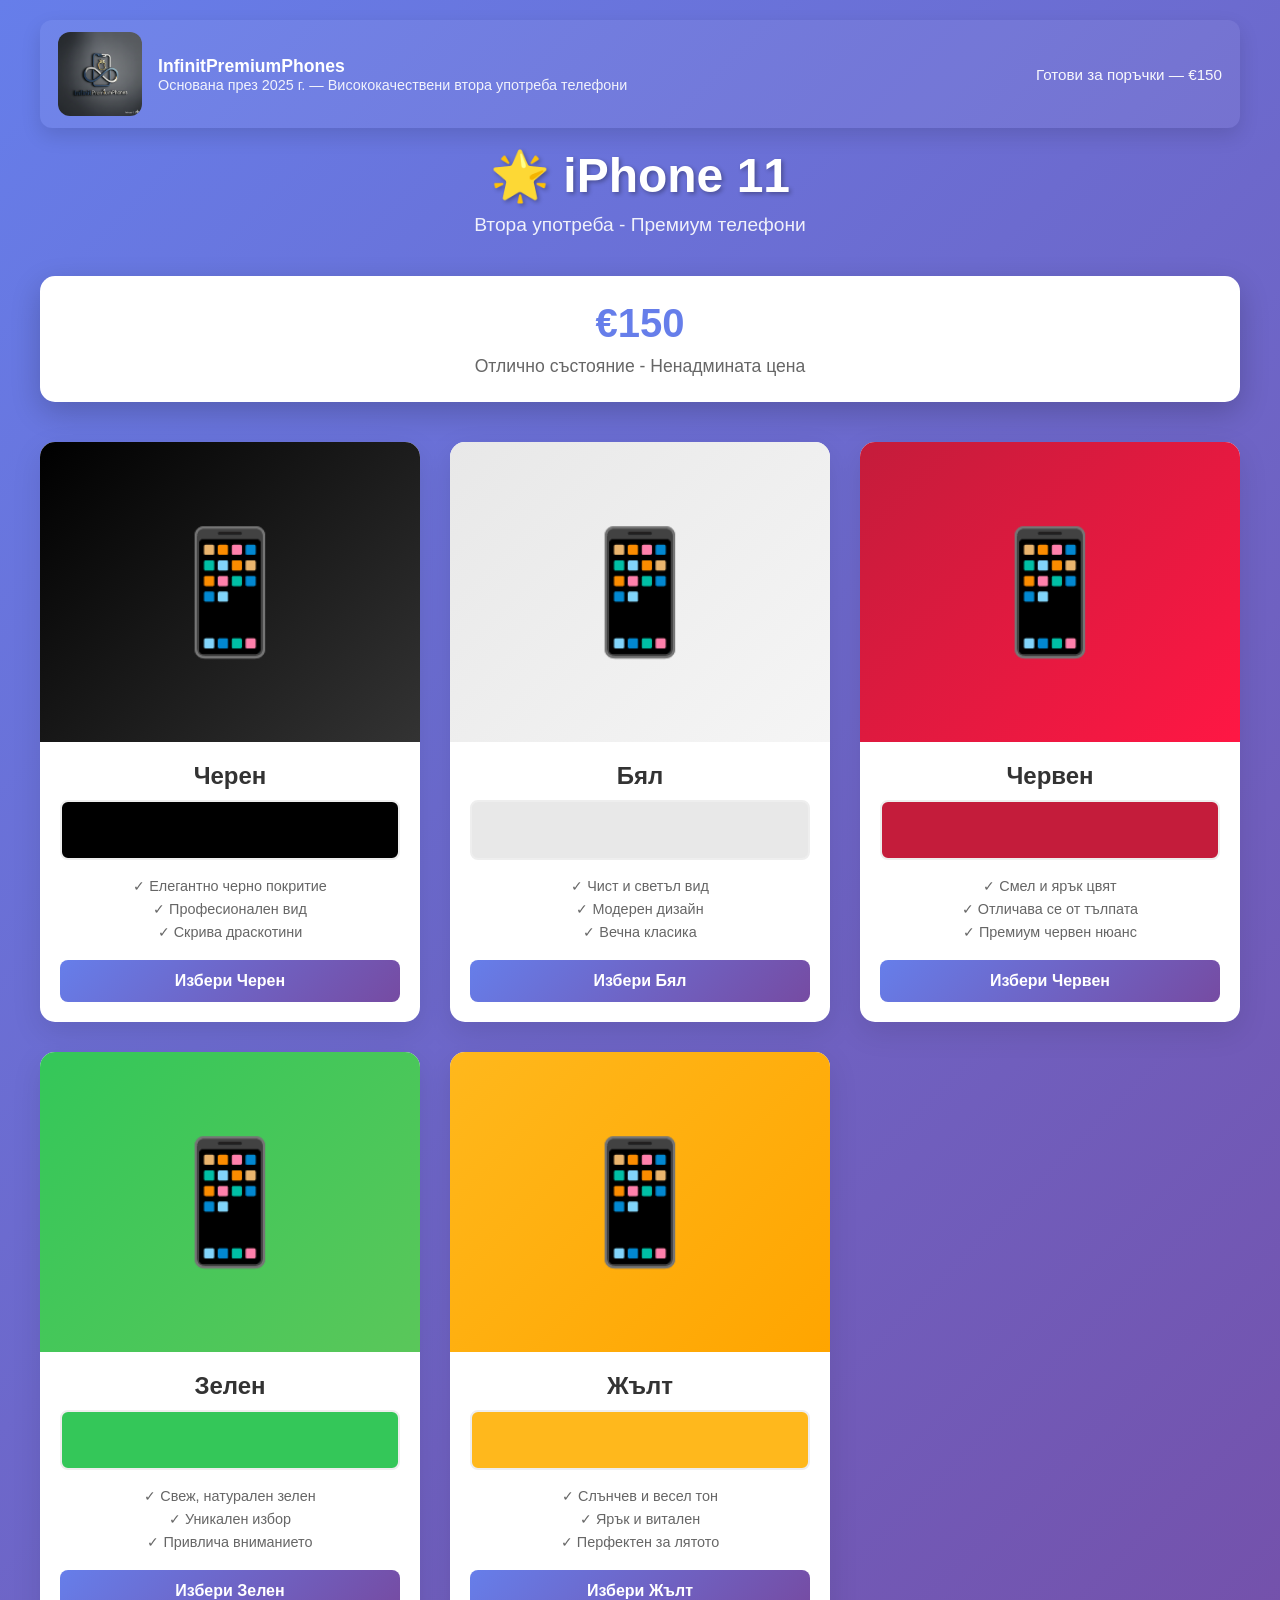
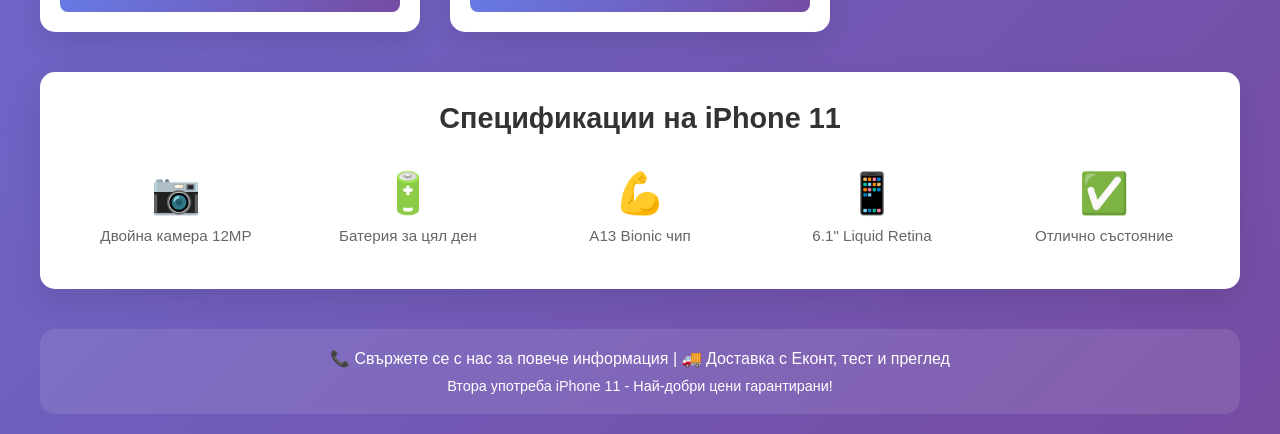
<file: InfinitPremiumPhones/index.html>
<!DOCTYPE html>
<html lang="bg">
<head>
    <meta charset="UTF-8">
    <meta name="viewport" content="width=device-width, initial-scale=1.0">
    <link href="images/favicon.ico" rel="icon" type="image/x-icon">
    <title>InfinitPremiumPhones</title>
    <link href="style.css" rel="stylesheet">
    <script defer src="script.js"></script>
</head>
<body>
    <div class="top-intro">
        <div class="company-info">
            <div class="logo-placeholder">
                <img src="images/logo.png" alt="Лого на InfinitPremiumPhones">
            </div>
            <div class="company-text">
                <h2>InfinitPremiumPhones</h2>
                <p>Основана през 2025 г. — Висококачествени втора употреба телефони</p>
            </div>
        </div>
        <div class="company-contact">
            <p style="margin:0; font-size:0.95em; opacity:0.95;">Готови за поръчки — €150</p>
        </div>
    </div>

    <header>
        <h1>🌟 iPhone 11</h1>
        <p>Втора употреба - Премиум телефони</p>
    </header>

    <div class="container">
        <div class="price-banner">
            <h2>€150</h2>
            <p>Отлично състояние - Ненадмината цена</p>
        </div>

        <div class="colors-grid">
            <div class="color-card">
                <div class="phone-display" style="background: linear-gradient(135deg, #000 0%, #333 100%);"></div>
                <div class="color-info">
                    <h3>Черен</h3>
                    <div class="color-sample" style="background: #000;"></div>
                    <div class="specs">
                        ✓ Елегантно черно покритие<br>
                        ✓ Професионален вид<br>
                        ✓ Скрива драскотини
                    </div>
                    <a class="buy-btn" href="sale-pages/black11-sale.html">Избери Черен</a>
                </div>
            </div>

            <div class="color-card">
                <div class="phone-display" style="background: linear-gradient(135deg, #e8e8e8 0%, #f5f5f5 100%);"></div>
                <div class="color-info">
                    <h3>Бял</h3>
                    <div class="color-sample" style="background: #e8e8e8;"></div>
                    <div class="specs">
                        ✓ Чист и светъл вид<br>
                        ✓ Модерен дизайн<br>
                        ✓ Вечна класика
                    </div>
                    <a class="buy-btn" href="sale-pages/white11-sale.html">Избери Бял</a>
                </div>
            </div>

            <div class="color-card">
                <div class="phone-display" style="background: linear-gradient(135deg, #c41c3b 0%, #ff1744 100%);"></div>
                <div class="color-info">
                    <h3>Червен</h3>
                    <div class="color-sample" style="background: #c41c3b;"></div>
                    <div class="specs">
                        ✓ Смел и ярък цвят<br>
                        ✓ Отличава се от тълпата<br>
                        ✓ Премиум червен нюанс
                    </div>
                    <a class="buy-btn" href="sale-pages/red11-sale.html">Избери Червен</a>
                </div>
            </div>

            <div class="color-card">
                <div class="phone-display" style="background: linear-gradient(135deg, #34c759 0%, #5ac75a 100%);"></div>
                <div class="color-info">
                    <h3>Зелен</h3>
                    <div class="color-sample" style="background: #34c759;"></div>
                    <div class="specs">
                        ✓ Свеж, натурален зелен<br>
                        ✓ Уникален избор<br>
                        ✓ Привлича вниманието
                    </div>
                    <a class="buy-btn" href="sale-pages/green11-sale.html">Избери Зелен</a>
                </div>
            </div>

            <div class="color-card">
                <div class="phone-display" style="background: linear-gradient(135deg, #ffb81c 0%, #ffa500 100%);"></div>
                <div class="color-info">
                    <h3>Жълт</h3>
                    <div class="color-sample" style="background: #ffb81c;"></div>
                    <div class="specs">
                        ✓ Слънчев и весел тон<br>
                        ✓ Ярък и витален<br>
                        ✓ Перфектен за лятото
                    </div>
                    <a class="buy-btn" href="sale-pages/yellow11-sale.html">Избери Жълт</a>
                </div>
            </div>
        </div>

        <div class="features">
            <h3>Спецификации на iPhone 11</h3>
            <div class="features-list">
                <div class="feature-item">
                    <div class="icon">📷</div>
                    <p>Двойна камера 12MP</p>
                </div>
                <div class="feature-item">
                    <div class="icon">🔋</div>
                    <p>Батерия за цял ден</p>
                </div>
                <div class="feature-item">
                    <div class="icon">💪</div>
                    <p>A13 Bionic чип</p>
                </div>
                <div class="feature-item">
                    <div class="icon">📱</div>
                    <p>6.1" Liquid Retina</p>
                </div>
                <div class="feature-item">
                    <div class="icon">✅</div>
                    <p>Отлично състояние</p>
                </div>
            </div>
        </div>

        <footer>
            <p>📞 Свържете се с нас за повече информация | 🚚 Доставка с Еконт, тест и преглед</p>
            <p style="margin-top: 10px; font-size: 0.9em;">Втора употреба iPhone 11 - Най-добри цени гарантирани!</p>
        </footer>
    </div>
</body>
</html>
</file>
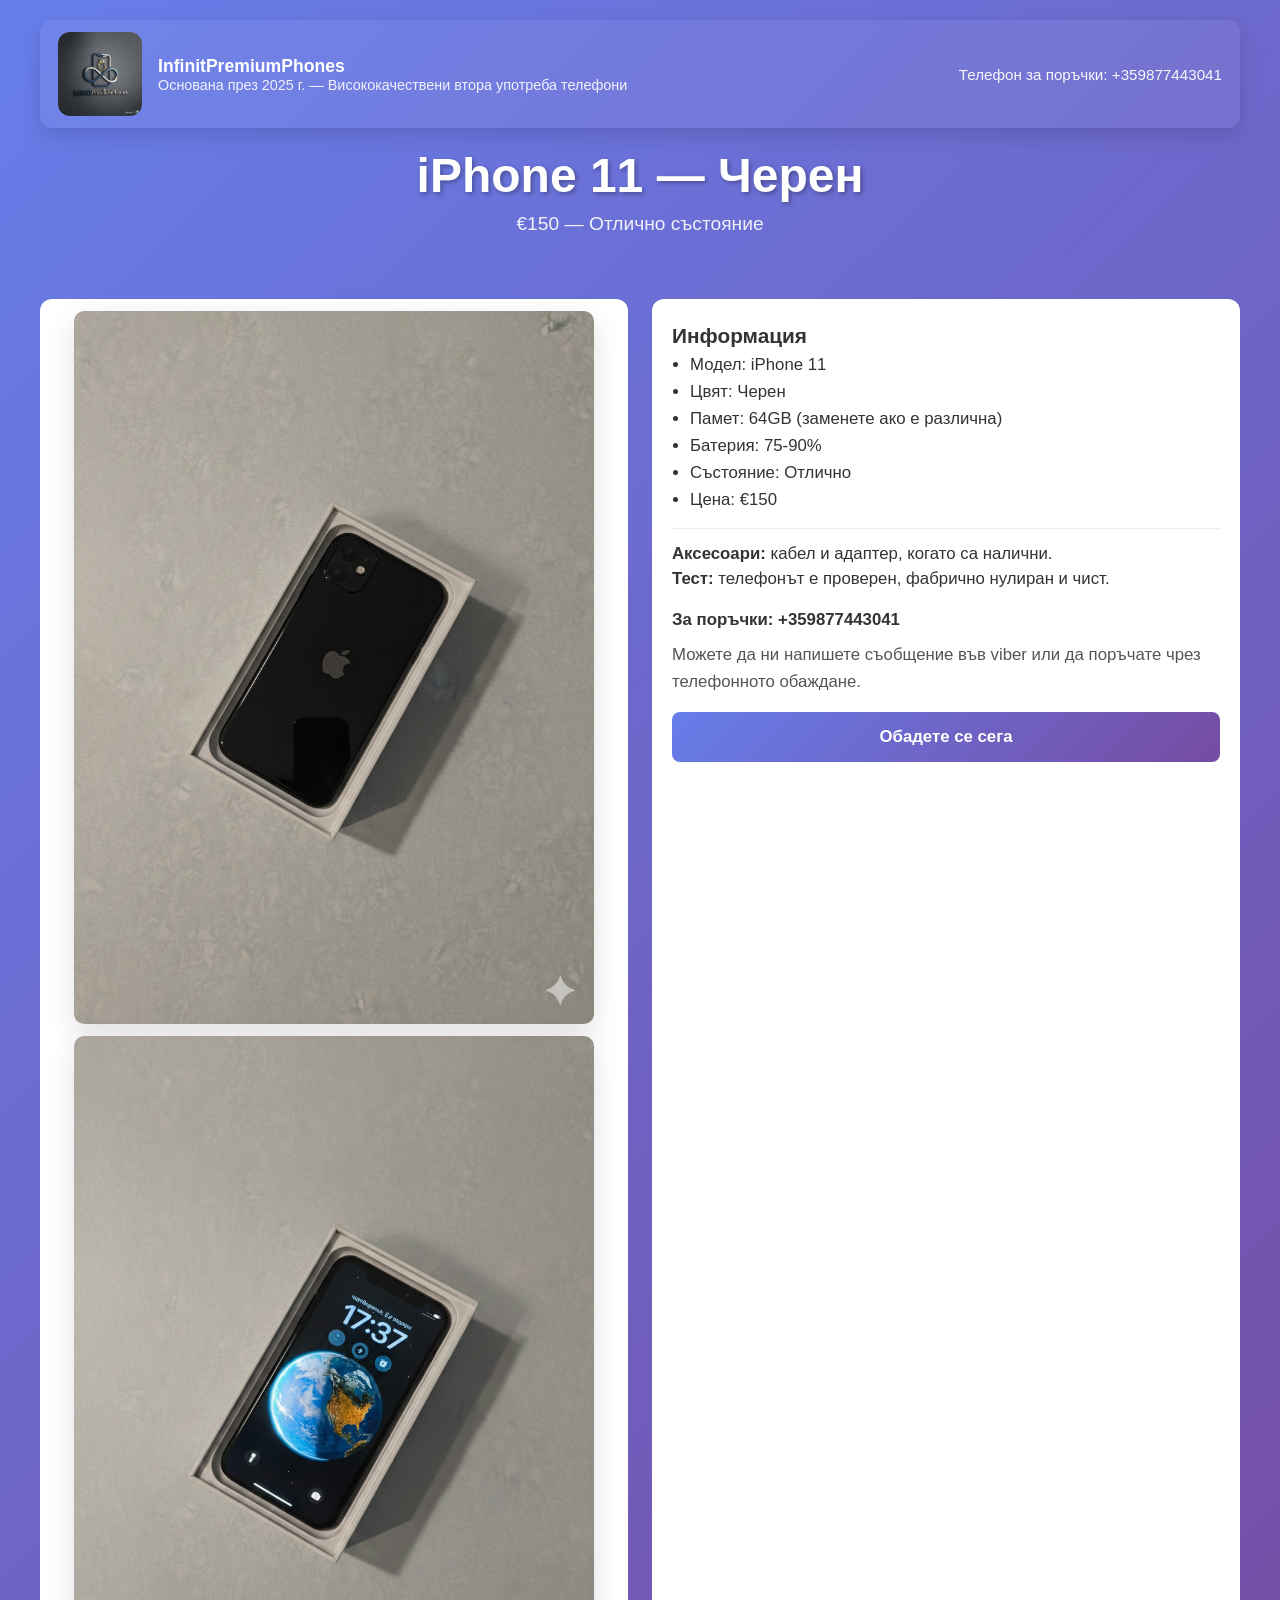
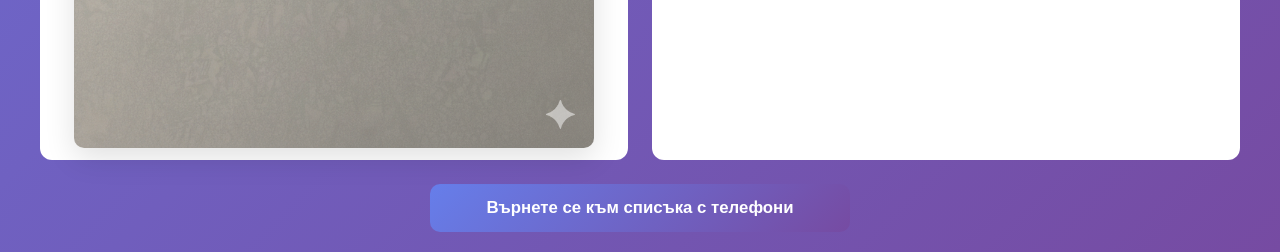
<file: InfinitPremiumPhones/sale-pages/black11-sale.html>
<!DOCTYPE html>
<html lang="bg">
<head>
    <meta charset="utf-8">
    <meta name="viewport" content="width=device-width,initial-scale=1">
    <title>iPhone 11 - Черен | InfinitPremiumPhones</title>
    <link href="../style.css" rel="stylesheet">
    <link href="product.css" rel="stylesheet">
</head>
<body>
    <div class="top-intro">
        <div class="company-info">
            <div class="logo-placeholder">
                <img src="../images/logo.png" alt="InfinitPremiumPhones logo">
            </div>
            <div class="company-text">
                <h2>InfinitPremiumPhones</h2>
                <p>Основана през 2025 г. — Висококачествени втора употреба телефони</p>
            </div>
        </div>
        <div class="company-contact">
            <p style="margin:0; font-size:0.95em; opacity:0.95;">Телефон за поръчки: +359877443041</p>
        </div>
    </div>

    <header>
        <h1>iPhone 11 — Черен</h1>
        <p>€150 — Отлично състояние</p>
    </header>

    <main class="container">
        <section class="product-page">
            <div class="product-gallery">
                 <img src="../images/iphone11-black1.png" alt="iPhone 11 Black photo 1" class="prod-img">
                 <img src="../images/iphone11-black2.png" alt="iPhone 11 Black photo 2" class="prod-img">
            </div>

            <div class="product-info">
                <h3>Информация</h3>
                <ul>
                    <li>Модел: iPhone 11</li>
                    <li>Цвят: Черен</li>
                    <li>Памет: 64GB (заменете ако е различна)</li>
                    <li>Батерия: 75-90%</li>
                    <li>Състояние: Отлично</li>
                    <li>Цена: €150</li>
                </ul>

                <div class="more-info">
                    <p><strong>Аксесоари:</strong> кабел и адаптер, когато са налични.</p>
                    <p><strong>Тест:</strong> телефонът е проверен, фабрично нулиран и чист.</p>
                </div>

                <p class="order">За поръчки: <strong>+359877443041</strong></p>
                <p class="order-info">Можете да ни напишете съобщение във viber или да поръчате чрез телефонното обаждане.</p>

                <a class="buy-btn" href="tel:+359877443041">Обадете се сега</a>
            </div>
        </section>

        <a class="back-list" href="../index.html">Върнете се към списъка с телефони</a>
    </main>
</body>
</html>
</file>
<file: InfinitPremiumPhones/style.css>
* {
            margin: 0;
            padding: 0;
            box-sizing: border-box;
        }

        body {
            font-family: 'Segoe UI', Tahoma, Geneva, Verdana, sans-serif;
            background: linear-gradient(135deg, #667eea 0%, #764ba2 100%);
            min-height: 100vh;
            display: flex;
            flex-direction: column;
            align-items: center;
            padding: 20px;
        }

        header {
            text-align: center;
            color: white;
            margin-bottom: 40px;
            animation: slideDown 0.8s ease-out;
        }

        .top-intro {
            display: flex;
            align-items: center;
            justify-content: space-between;
            gap: 20px;
            max-width: 1200px;
            width: 100%;
            margin-bottom: 20px;
            background: rgba(255,255,255,0.06);
            padding: 12px 18px;
            border-radius: 12px;
            color: white;
            box-shadow: 0 8px 20px rgba(0,0,0,0.12);
        }

        .company-info {
            display: flex;
            align-items: center;
            gap: 16px;
        }

        .logo-placeholder {
            width: 84px;
            height: 84px;
            background: rgba(255,255,255,0.12);
            border-radius: 12px;
            display: flex;
            align-items: center;
            justify-content: center;
            overflow: hidden;
        }

        .logo-placeholder img {
            max-width: 100%;
            max-height: 100%;
            object-fit: contain;
        }

        .company-text h2 {
            font-size: 1.1em;
            margin: 0;
            color: #fff;
        }

        .company-text p {
            margin: 0;
            font-size: 0.9em;
            opacity: 0.9;
        }

        header h1 {
            font-size: 3em;
            margin-bottom: 10px;
            text-shadow: 2px 2px 4px rgba(0, 0, 0, 0.3);
        }

        header p {
            font-size: 1.2em;
            opacity: 0.9;
        }

        .container {
            max-width: 1200px;
            width: 100%;
        }

        .price-banner {
            background: white;
            padding: 25px;
            border-radius: 15px;
            text-align: center;
            margin-bottom: 40px;
            box-shadow: 0 10px 30px rgba(0, 0, 0, 0.2);
            animation: fadeInUp 0.8s ease-out 0.2s both;
        }

        .price-banner h2 {
            font-size: 2.5em;
            color: #667eea;
            margin-bottom: 10px;
        }

        .price-banner p {
            color: #666;
            font-size: 1.1em;
        }

        .colors-grid {
            display: grid;
            grid-template-columns: repeat(auto-fit, minmax(280px, 1fr));
            gap: 30px;
            margin-bottom: 40px;
            animation: fadeInUp 0.8s ease-out 0.4s both;
        }

        .color-card {
            background: white;
            border-radius: 15px;
            overflow: hidden;
            box-shadow: 0 10px 30px rgba(0, 0, 0, 0.1);
            transition: all 0.3s ease;
            cursor: pointer;
            animation: scaleIn 0.6s ease-out;
        }

        .color-card:hover {
            transform: translateY(-10px);
            box-shadow: 0 20px 40px rgba(0, 0, 0, 0.2);
        }

        .phone-display {
            width: 100%;
            height: 300px;
            display: flex;
            align-items: center;
            justify-content: center;
            font-size: 120px;
            position: relative;
            overflow: hidden;
        }

        .phone-display::before {
            content: '📱';
            animation: float 3s ease-in-out infinite;
        }

        .color-info {
            padding: 20px;
            text-align: center;
        }

        .color-info h3 {
            font-size: 1.5em;
            color: #333;
            margin-bottom: 10px;
        }

        .color-sample {
            width: 100%;
            height: 60px;
            border-radius: 8px;
            margin-bottom: 15px;
            border: 2px solid #eee;
            transition: all 0.3s ease;
        }

        .color-card:hover .color-sample {
            border-color: #000000;
            box-shadow: 0 5px 15px rgba(102, 126, 234, 0.4);
        }

        .specs {
            font-size: 0.9em;
            color: #666;
            margin-bottom: 15px;
            line-height: 1.6;
        }

        .buy-btn {
            background: linear-gradient(135deg, #667eea 0%, #764ba2 100%);
            color: white;
            border: none;
            padding: 12px 30px;
            border-radius: 8px;
            font-size: 1em;
            cursor: pointer;
            transition: all 0.3s ease;
            display: block;
            width: 100%;
            font-weight: bold;
            margin-top: 16px;
            text-decoration: none;
        }

        .buy-btn:hover {
            transform: scale(1.05);
            text-decoration: none;
            box-shadow: 0 10px 25px rgba(102, 126, 234, 0.4);
        }

        .buy-btn:active {
            transform: scale(0.95);
        }

        .features {
            background: white;
            padding: 30px;
            border-radius: 15px;
            margin-bottom: 40px;
            box-shadow: 0 10px 30px rgba(0, 0, 0, 0.1);
            animation: fadeInUp 0.8s ease-out 0.6s both;
        }

        .features h3 {
            font-size: 1.8em;
            color: #333;
            margin-bottom: 20px;
            text-align: center;
        }

        .features-list {
            display: grid;
            grid-template-columns: repeat(auto-fit, minmax(200px, 1fr));
            gap: 20px;
        }

        .feature-item {
            text-align: center;
            padding: 15px;
        }

        .feature-item .icon {
            font-size: 2.5em;
            margin-bottom: 10px;
        }

        .feature-item p {
            color: #666;
            font-size: 0.95em;
        }

        footer {
            background: rgba(255, 255, 255, 0.1);
            color: white;
            padding: 20px;
            border-radius: 15px;
            text-align: center;
            animation: fadeInUp 0.8s ease-out 0.8s both;
        }

        @keyframes slideDown {
            from {
                opacity: 0;
                transform: translateY(-30px);
            }
            to {
                opacity: 1;
                transform: translateY(0);
            }
        }

        @keyframes fadeInUp {
            from {
                opacity: 0;
                transform: translateY(30px);
            }
            to {
                opacity: 1;
                transform: translateY(0);
            }
        }

        @keyframes scaleIn {
            from {
                opacity: 0;
                transform: scale(0.9);
            }
            to {
                opacity: 1;
                transform: scale(1);
            }
        }

        @keyframes float {
            0%, 100% {
                transform: translateY(0px);
            }
            50% {
                transform: translateY(-20px);
            }
        }

        @media (max-width: 1024px) {
            .colors-grid {
                grid-template-columns: repeat(auto-fit, minmax(240px, 1fr));
                gap: 20px;
            }
            
            header h1 {
                font-size: 2.5em;
            }
        }

        @media (max-width: 768px) {
            body {
                padding: 12px;
            }

            .top-intro {
                flex-direction: column;
                gap: 12px;
                padding: 10px 14px;
            }

            .company-info {
                gap: 12px;
            }

            .logo-placeholder {
                width: 72px;
                height: 72px;
            }

            .company-text h2 {
                font-size: 1em;
            }

            .company-text p {
                font-size: 0.85em;
            }

            header h1 {
                font-size: 2em;
                margin-bottom: 8px;
            }

            header p {
                font-size: 1em;
            }

            .price-banner {
                padding: 20px;
                margin-bottom: 30px;
            }

            .price-banner h2 {
                font-size: 2em;
            }

            .price-banner p {
                font-size: 1em;
            }

            .colors-grid {
                grid-template-columns: 1fr;
                gap: 20px;
            }

            .phone-display {
                height: 240px;
            }

            .features-list {
                grid-template-columns: 1fr 1fr;
                gap: 15px;
            }

            .feature-item {
                padding: 12px;
            }

            .feature-item .icon {
                font-size: 2em;
                margin-bottom: 8px;
            }

            .feature-item p {
                font-size: 0.85em;
            }

            footer {
                padding: 15px;
                font-size: 0.9em;
            }
        }

        @media (max-width: 480px) {
            body {
                padding: 8px;
            }

            .top-intro {
                padding: 8px 10px;
                gap: 10px;
            }

            .logo-placeholder {
                width: 64px;
                height: 64px;
            }

            .company-text h2 {
                font-size: 0.95em;
            }

            .company-text p {
                font-size: 0.75em;
            }

            .company-contact p {
                font-size: 0.85em !important;
            }

            header h1 {
                font-size: 1.5em;
                margin-bottom: 6px;
            }

            header p {
                font-size: 0.9em;
            }

            .price-banner {
                padding: 15px;
                margin-bottom: 20px;
            }

            .price-banner h2 {
                font-size: 1.6em;
                margin-bottom: 8px;
            }

            .price-banner p {
                font-size: 0.9em;
            }

            .phone-display {
                height: 200px;
                font-size: 80px;
            }

            .phone-display::before {
                font-size: 80px;
            }

            .color-info {
                padding: 15px;
            }

            .color-info h3 {
                font-size: 1.2em;
                margin-bottom: 8px;
            }

            .color-sample {
                height: 50px;
                margin-bottom: 12px;
            }

            .specs {
                font-size: 0.8em;
                margin-bottom: 12px;
                line-height: 1.4;
            }

            .buy-btn {
                padding: 10px 20px;
                font-size: 0.95em;
            }

            .features h3 {
                font-size: 1.3em;
                margin-bottom: 15px;
            }

            .features-list {
                grid-template-columns: 1fr;
                gap: 12px;
            }

            .feature-item {
                padding: 10px;
            }

            .feature-item .icon {
                font-size: 1.8em;
                margin-bottom: 6px;
            }

            .feature-item p {
                font-size: 0.8em;
            }

            footer {
                padding: 12px;
                font-size: 0.85em;
            }

            footer p {
                margin: 0;
            }

            footer p:last-child {
                margin-top: 8px;
            }
        }

/* Gallery modal styles */
#gallery-modal.gm { display: none; }
#gallery-modal.gm.open { display: block; position: fixed; inset: 0; z-index: 1200; }
#gallery-modal .gm-overlay { position: fixed; inset: 0; background: rgba(0,0,0,0.6); }
#gallery-modal .gm-content { position: absolute; left: 50%; top: 50%; transform: translate(-50%,-50%); max-width: 920px; width: calc(100% - 40px); background: #fff; border-radius: 12px; overflow: hidden; box-shadow: 0 30px 80px rgba(0,0,0,0.4); }
.gm-image-wrap { display:flex; align-items:center; justify-content:center; position:relative; background:#000; }
.gm-image { max-width:100%; max-height:70vh; display:block; margin: 18px auto; }
.gm-prev, .gm-next { position: absolute; top:50%; transform:translateY(-50%); background: rgba(255,255,255,0.95); border:none; font-size:32px; width:44px; height:44px; border-radius:8px; cursor:pointer; }
.gm-prev { left: 12px; }
.gm-next { right: 12px; }
.gm-close { position:absolute; right:12px; top:12px; background:transparent; border:none; font-size:28px; cursor:pointer; }
.gm-caption { padding: 10px 16px; font-weight:600; color:#333; }
.gm-actions { padding: 10px 16px 18px; }
.gm-open-page { display:inline-block; padding:8px 12px; background:#667eea; color:#fff; border-radius:8px; text-decoration:none; }

@media (max-width: 600px) {
    .gm-prev, .gm-next { width:36px; height:36px; font-size:22px; }
    .logo-placeholder { width:64px; height:64px; }
}
</file>
<file: InfinitPremiumPhones/sale-pages/product.css>
.product-page{
    display:grid;
    grid-template-columns:
    1fr 1fr;gap:24px;
    margin-top:24px;
    color:#333
}

.product-gallery{
    background:#fff;
    padding:12px;
    border-radius:12px;
    display:flex;
    flex-direction:column;
    gap:12px;
    align-items:center;
    justify-content:center
}

.prod-img{
    width:100%;
    max-width:520px;
    border-radius:10px;
    box-shadow:0 10px 30px rgba(0,0,0,0.12)
}

.product-info{
    background:#fff;
    padding:20px;
    border-radius:12px;
    font-size:1.05rem;
    line-height:1.6;
}

.product-info h3{
    margin-top:0;
    font-size:1.3rem;
}

.product-info ul{
    list-style:disc;
    margin-left:18px;
    font-size:1.05rem;
}

.product-info p{
    font-size:1.05rem;
}

.order{
    font-weight:700;
    margin-top:16px;
    font-size:1.05rem;
}
.order-info{
    margin-top:8px;
    color:#555;
    font-size:1.02rem;
}

.more-info{
    margin-top:14px;
    padding-top:12px;
    border-top:1px solid #eee;
    color:#333;
    font-size:1.02rem;
    line-height:1.5;
}

.buy-btn{
    display:block;
    width:100%;
    margin-top:16px;
    padding:12px 14px;
    text-align:center;
    font-size:1.05rem;
    text-decoration:none;
}

.back-list{
    display:block;
    margin:24px auto 0;
    max-width:420px;
    background:linear-gradient(135deg,#667eea 0%,#764ba2 100%);
    color:#fff;
    text-align:center;
    padding:14px 18px;
    border-radius:10px;
    text-decoration:none;
    font-weight:700;
    font-size:1.05rem;
}

@media(max-width:1024px){
    .product-page{
        grid-template-columns:1fr;
        gap:20px;
    }
    .prod-img{max-width:100%}
}

@media(max-width:768px){
    .product-page{
        grid-template-columns:1fr;
        gap:18px;
        margin-top:18px;
    }

    .product-gallery{
        padding:10px;
        gap:10px;
    }

    .prod-img{
        max-width:100%;
        border-radius:8px;
    }

    .product-info{
        padding:16px;
        font-size:1rem;
        line-height:1.5;
    }

    .product-info h3{
        font-size:1.2rem;
        margin-bottom:12px;
    }

    .product-info ul{
        font-size:1rem;
        margin-left:16px;
    }

    .product-info p{
        font-size:1rem;
    }

    .order{
        margin-top:14px;
        font-size:1rem;
    }

    .order-info{
        font-size:0.95rem;
    }

    .more-info{
        margin-top:12px;
        padding-top:10px;
        font-size:0.95rem;
    }

    .buy-btn{
        padding:11px 12px;
        font-size:1rem;
        margin-top:14px;
    }

    .back-list{
        max-width:360px;
        padding:12px 16px;
        font-size:1rem;
        margin:20px auto 0;
    }
}

@media(max-width:480px){
    body{
        padding:8px;
    }

    .product-page{
        gap:14px;
        margin-top:16px;
    }

    .product-gallery{
        padding:8px;
        gap:8px;
        background:#fff;
    }

    .prod-img{
        max-width:100%;
        border-radius:8px;
        box-shadow:0 5px 15px rgba(0,0,0,0.1);
    }

    .product-info{
        padding:14px;
        font-size:0.95rem;
        line-height:1.5;
    }

    .product-info h3{
        font-size:1.1rem;
        margin-bottom:10px;
        margin-top:0;
    }

    .product-info ul{
        font-size:0.95rem;
        margin-left:14px;
        padding:0;
    }

    .product-info li{
        margin-bottom:6px;
    }

    .product-info p{
        font-size:0.95rem;
        margin:8px 0;
    }

    .order{
        margin-top:12px;
        font-size:0.95rem;
    }

    .order-info{
        font-size:0.9rem;
        margin-top:6px;
    }

    .more-info{
        margin-top:10px;
        padding-top:10px;
        font-size:0.9rem;
        line-height:1.4;
    }

    .more-info p{
        margin:6px 0;
    }

    .buy-btn{
        display:block;
        width:100%;
        padding:10px 12px;
        font-size:0.95rem;
        margin-top:12px;
        border-radius:8px;
    }

    .back-list{
        display:block;
        width:calc(100% - 20px);
        max-width:100%;
        margin:18px 10px 0;
        padding:11px 14px;
        font-size:0.95rem;
        border-radius:8px;
    }
}
</file>
